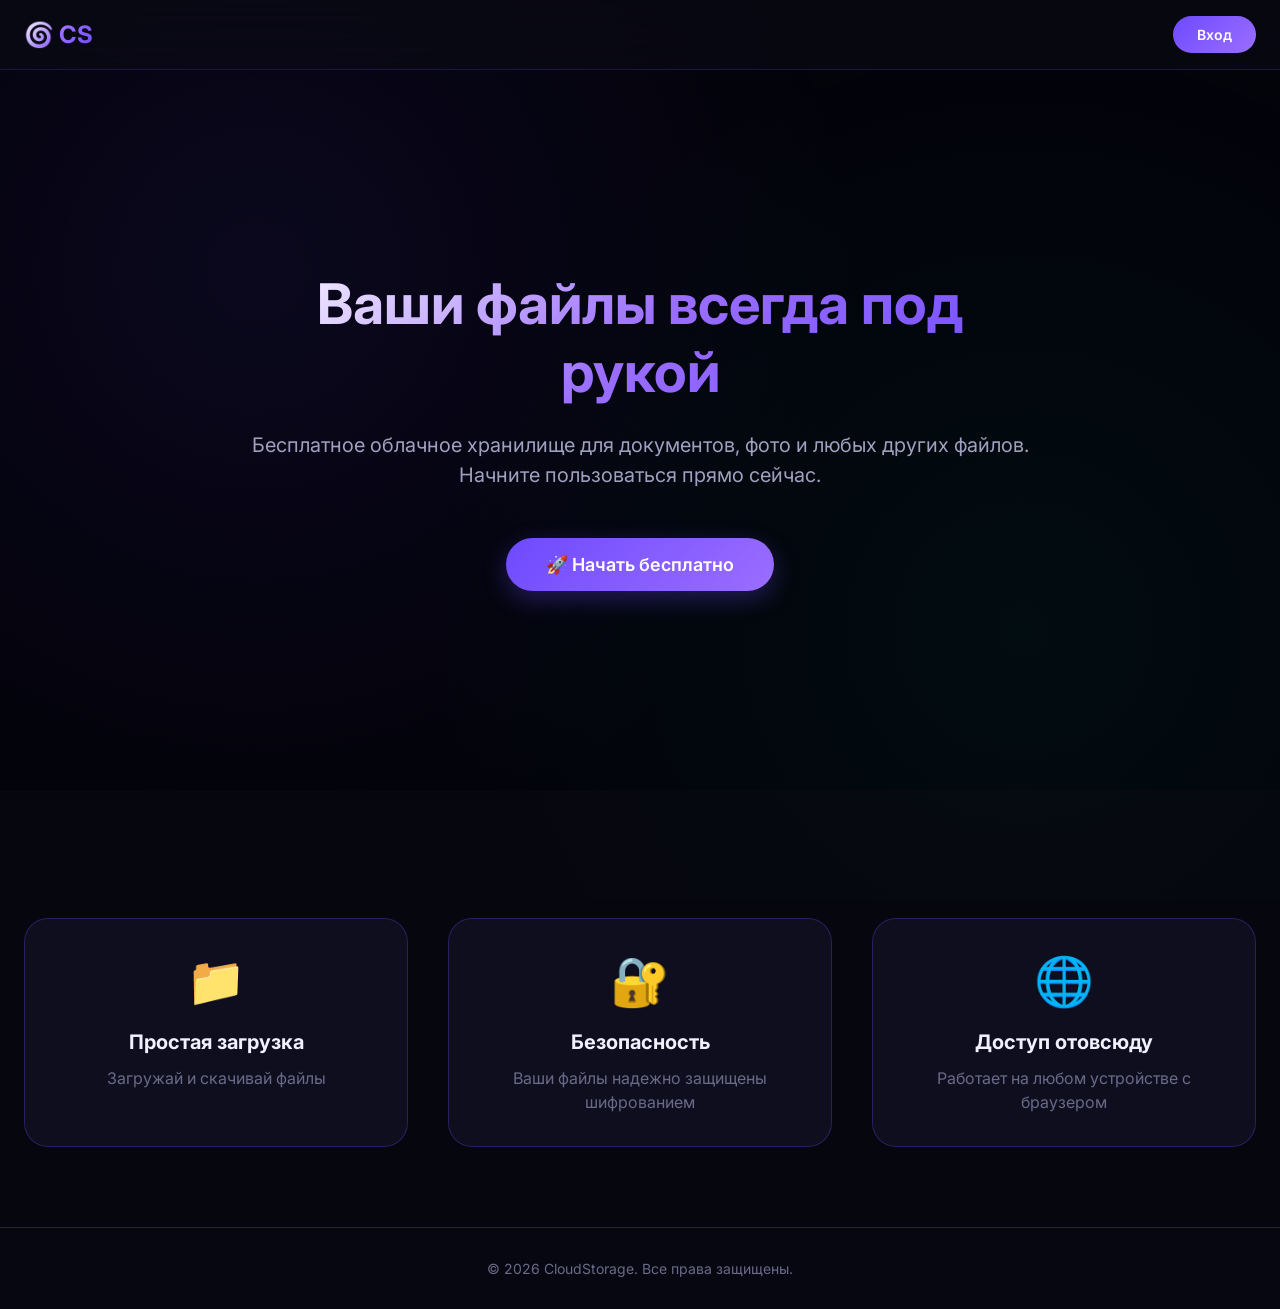
<file: web/index.html>
<!DOCTYPE html>
<html lang="ru">
<head>
    <meta charset="UTF-8">
    <meta name="viewport" content="width=device-width, initial-scale=1.0, maximum-scale=1.0, user-scalable=yes">
    <title>CloudStorage — Ваш личный облачный диск</title>
    <link rel="icon" href="data:image/svg+xml,%3Csvg xmlns='http://www.w3.org/2000/svg' viewBox='0 0 100 100'%3E%3Ctext x='50' y='85' font-size='80' text-anchor='middle' dominant-baseline='middle'%3E🌀%3C/text%3E%3C/svg%3E">
    <link rel="apple-touch-icon" href="data:image/svg+xml,%3Csvg xmlns='http://www.w3.org/2000/svg' viewBox='0 0 100 100'%3E%3Ctext x='50' y='85' font-size='80' text-anchor='middle' dominant-baseline='middle'%3E🌀%3C/text%3E%3C/svg%3E">
    <link href="https://fonts.googleapis.com/css2?family=Inter:opsz,wght@14..32,300;14..32,400;14..32,500;14..32,600;14..32,700&display=swap" rel="stylesheet">
    <style>
        * {
            margin: 0;
            padding: 0;
            box-sizing: border-box;
        }

        :root {
            --bg-deep: #03030a;
            --bg-primary: #0a0a15;
            --bg-secondary: #111120;
            --bg-card: rgba(20, 20, 40, 0.6);
            --border-glow: rgba(110, 74, 255, 0.3);
            --accent-primary: #6e4aff;
            --accent-secondary: #9b6eff;
            --text-primary: #f0f0ff;
            --text-secondary: #a0a0c0;
            --text-muted: #6a6a8a;
        }

        body {
            font-family: 'Inter', -apple-system, BlinkMacSystemFont, sans-serif;
            background: var(--bg-deep);
            color: var(--text-primary);
            min-height: 100vh;
            overflow-x: hidden;
        }

        body::before {
            content: '';
            position: fixed;
            top: 0;
            left: 0;
            width: 100%;
            height: 100%;
            background: radial-gradient(circle at 20% 30%, rgba(110, 74, 255, 0.08), transparent 50%),
                        radial-gradient(circle at 80% 70%, rgba(0, 214, 143, 0.05), transparent 50%);
            pointer-events: none;
            z-index: 0;
        }

        .navbar {
            background: rgba(10, 10, 21, 0.7);
            backdrop-filter: blur(20px);
            border-bottom: 1px solid rgba(110, 74, 255, 0.2);
            padding: 16px 0;
            position: sticky;
            top: 0;
            z-index: 100;
        }

        .container {
            max-width: 1280px;
            margin: 0 auto;
            padding: 0 24px;
        }

        .navbar .container {
            display: flex;
            justify-content: space-between;
            align-items: center;
        }

        .logo {
            font-size: 24px;
            font-weight: 700;
            background: linear-gradient(135deg, #fff, var(--accent-secondary), var(--accent-primary));
            -webkit-background-clip: text;
            background-clip: text;
            -webkit-text-fill-color: transparent;
        }

        .nav-links {
            display: flex;
            gap: 20px;
            align-items: center;
        }

        .btn-login {
            padding: 10px 24px;
            border-radius: 40px;
            font-weight: 600;
            font-size: 14px;
            cursor: pointer;
            transition: all 0.3s;
            background: linear-gradient(135deg, var(--accent-primary), var(--accent-secondary));
            color: white;
            border: none;
            text-decoration: none;
        }

        .btn-login:hover {
            transform: translateY(-2px);
            box-shadow: 0 8px 25px rgba(110, 74, 255, 0.5);
        }

        .hero {
            min-height: 80vh;
            display: flex;
            align-items: center;
            justify-content: center;
            text-align: center;
            position: relative;
            z-index: 1;
            padding: 60px 20px;
        }

        .hero-content {
            max-width: 800px;
        }

        h1 {
            font-size: 56px;
            font-weight: 700;
            margin-bottom: 24px;
            background: linear-gradient(135deg, #fff, var(--accent-secondary), var(--accent-primary));
            -webkit-background-clip: text;
            background-clip: text;
            -webkit-text-fill-color: transparent;
        }

        .hero-subtitle {
            font-size: 20px;
            color: var(--text-secondary);
            margin-bottom: 48px;
            line-height: 1.5;
        }

        .cta-button {
            display: inline-block;
            padding: 16px 40px;
            font-size: 18px;
            font-weight: 600;
            border-radius: 50px;
            background: linear-gradient(135deg, var(--accent-primary), var(--accent-secondary));
            color: white;
            text-decoration: none;
            transition: all 0.3s;
            box-shadow: 0 8px 25px rgba(110, 74, 255, 0.3);
        }

        .cta-button:hover {
            transform: translateY(-3px);
            box-shadow: 0 12px 35px rgba(110, 74, 255, 0.5);
        }

        .features {
            padding: 80px 0;
            background: rgba(10, 10, 21, 0.5);
            position: relative;
            z-index: 1;
        }

        .feature-grid {
            display: grid;
            grid-template-columns: repeat(auto-fit, minmax(280px, 1fr));
            gap: 40px;
            margin-top: 48px;
        }

        .feature {
            text-align: center;
            padding: 32px;
            background: var(--bg-card);
            backdrop-filter: blur(10px);
            border-radius: 24px;
            border: 1px solid var(--border-glow);
            transition: all 0.3s;
        }

        .feature:hover {
            transform: translateY(-5px);
            border-color: var(--accent-primary);
        }

        .feature-icon {
            font-size: 48px;
            margin-bottom: 20px;
        }

        .feature h3 {
            font-size: 20px;
            margin-bottom: 12px;
        }

        .feature p {
            color: var(--text-muted);
            line-height: 1.5;
        }

        footer {
            background: rgba(10, 10, 21, 0.7);
            border-top: 1px solid var(--border-glow);
            padding: 32px 0;
            text-align: center;
            color: var(--text-muted);
            font-size: 14px;
            position: relative;
            z-index: 1;
        }

        @media (max-width: 768px) {
            h1 {
                font-size: 36px;
            }
            .hero-subtitle {
                font-size: 16px;
            }
            .feature-grid {
                grid-template-columns: 1fr;
                gap: 20px;
            }
            .btn-login {
                padding: 8px 18px;
                font-size: 12px;
            }
            .cta-button {
                padding: 12px 28px;
                font-size: 16px;
            }
        }
    </style>
</head>
<body>
    <nav class="navbar">
        <div class="container">
            <div class="logo">🌀 CS</div>
            <div class="nav-links">
                <a href="/login" class="btn-login">Вход</a>
            </div>
        </div>
    </nav>

    <main>
        <section class="hero">
            <div class="hero-content">
                <h1>Ваши файлы всегда под рукой</h1>
                <p class="hero-subtitle">
                    Бесплатное облачное хранилище для документов, фото и любых других файлов.<br>
                    Начните пользоваться прямо сейчас.
                </p>
                <a href="/login" class="cta-button">🚀 Начать бесплатно</a>
            </div>
        </section>

        <section class="features">
            <div class="container">
                <div class="feature-grid">
                    <div class="feature">
                        <div class="feature-icon">📁</div>
                        <h3>Простая загрузка</h3>
                        <p>Загружай и скачивай файлы</p>
                    </div>
                    <div class="feature">
                        <div class="feature-icon">🔐</div>
                        <h3>Безопасность</h3>
                        <p>Ваши файлы надежно защищены шифрованием</p>
                    </div>
                    <div class="feature">
                        <div class="feature-icon">🌐</div>
                        <h3>Доступ отовсюду</h3>
                        <p>Работает на любом устройстве с браузером</p>
                    </div>
                </div>
            </div>
        </section>
    </main>

    <footer>
        <div class="container">
            <p>&copy; 2026 CloudStorage. Все права защищены.</p>
        </div>
    </footer>
</body>
</html>
</file>
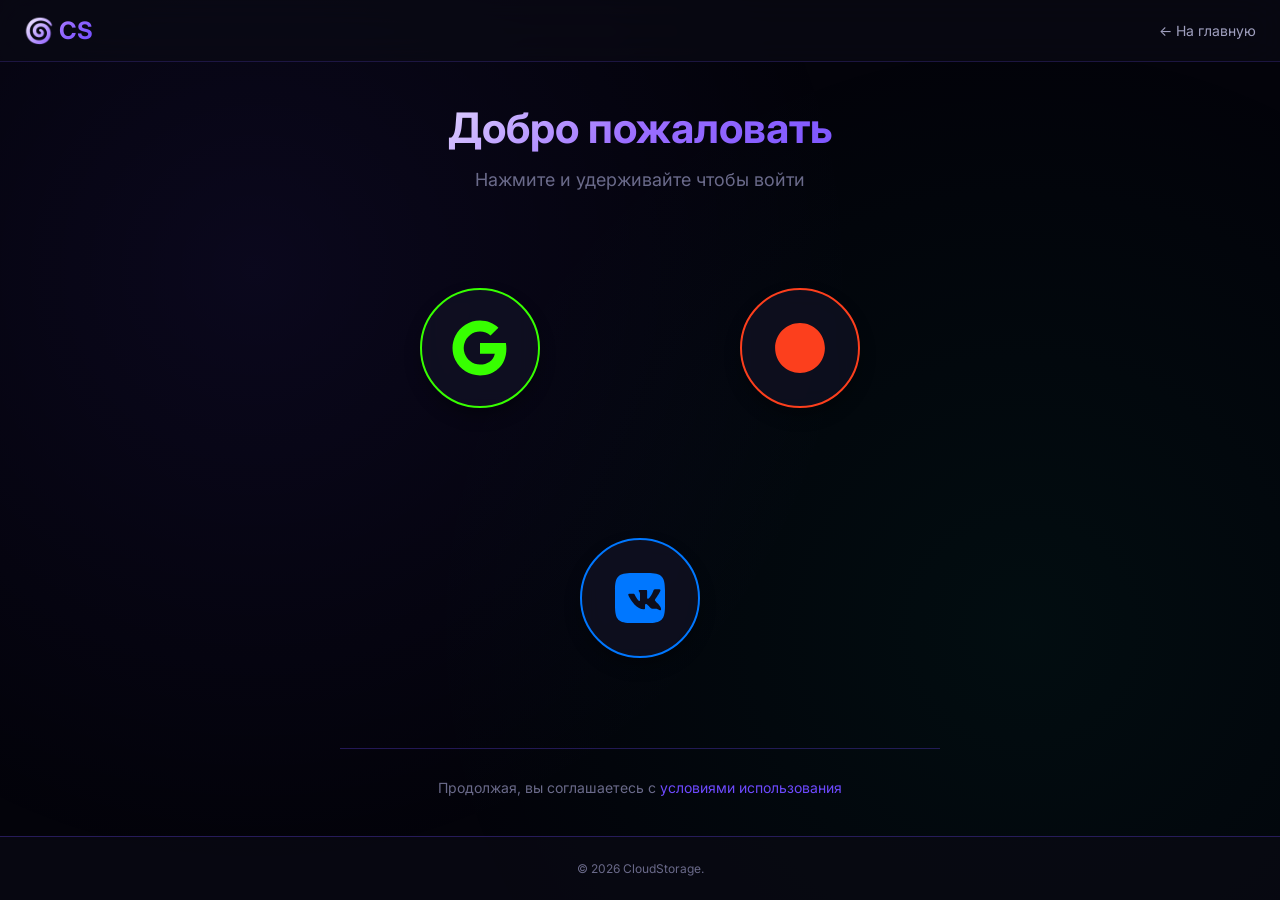
<file: web/login.html>
<!DOCTYPE html>
<html lang="ru">
<head>
    <meta charset="UTF-8">
    <meta name="viewport" content="width=device-width, initial-scale=1.0, maximum-scale=1.0, user-scalable=yes">
    <title>Вход — CS</title>
    <link rel="icon" href="data:image/svg+xml,%3Csvg xmlns='http://www.w3.org/2000/svg' viewBox='0 0 100 100'%3E%3Ctext x='50' y='85' font-size='80' text-anchor='middle' dominant-baseline='middle'%3E🌀%3C/text%3E%3C/svg%3E">
    <link rel="apple-touch-icon" href="data:image/svg+xml,%3Csvg xmlns='http://www.w3.org/2000/svg' viewBox='0 0 100 100'%3E%3Ctext x='50' y='85' font-size='80' text-anchor='middle' dominant-baseline='middle'%3E🌀%3C/text%3E%3C/svg%3E">
    <link href="https://fonts.googleapis.com/css2?family=Inter:opsz,wght@14..32,300;14..32,400;14..32,500;14..32,600;14..32,700&display=swap" rel="stylesheet">
    <style>
        * {
            margin: 0;
            padding: 0;
            box-sizing: border-box;
        }

        :root {
            --bg-deep: #03030a;
            --bg-primary: #0a0a15;
            --bg-secondary: #111120;
            --bg-card: rgba(20, 20, 40, 0.6);
            --bg-card-solid: #15152a;
            --border-glow: rgba(110, 74, 255, 0.3);
            --accent-primary: #6e4aff;
            --accent-secondary: #9b6eff;
            --accent-glow: rgba(110, 74, 255, 0.4);
            --text-primary: #f0f0ff;
            --text-secondary: #a0a0c0;
            --text-muted: #6a6a8a;
            --google-color: #37ff00;
            --yandex-color: #fc3f1d;
            --vk-color: #0077ff;
        }

        body {
            font-family: 'Inter', -apple-system, BlinkMacSystemFont, sans-serif;
            background: var(--bg-deep);
            color: var(--text-primary);
            min-height: 100vh;
            display: flex;
            flex-direction: column;
            overflow-x: hidden;
            position: relative;
        }

        body::before {
            content: '';
            position: fixed;
            top: 0;
            left: 0;
            width: 100%;
            height: 100%;
            background: radial-gradient(circle at 20% 30%, rgba(110, 74, 255, 0.08), transparent 50%),
                        radial-gradient(circle at 80% 70%, rgba(0, 214, 143, 0.05), transparent 50%);
            pointer-events: none;
            z-index: 0;
        }

        body.dimmed::after {
            content: '';
            position: fixed;
            top: 0;
            left: 0;
            width: 100%;
            height: 100%;
            background: rgba(0, 0, 0, 0.7);
            z-index: 40;
            pointer-events: none;
            animation: fadeIn 0.3s ease;
        }

        @keyframes fadeIn {
            from { opacity: 0; }
            to { opacity: 1; }
        }

        .navbar {
            background: rgba(10, 10, 21, 0.7);
            backdrop-filter: blur(20px);
            border-bottom: 1px solid rgba(110, 74, 255, 0.2);
            padding: 16px 0;
            position: sticky;
            top: 0;
            z-index: 100;
        }

        .container {
            max-width: 1280px;
            margin: 0 auto;
            padding: 0 24px;
        }

        .navbar .container {
            display: flex;
            justify-content: space-between;
            align-items: center;
        }

        .logo {
            font-size: 24px;
            font-weight: 700;
            background: linear-gradient(135deg, #fff, var(--accent-secondary), var(--accent-primary));
            -webkit-background-clip: text;
            background-clip: text;
            -webkit-text-fill-color: transparent;
        }

        .nav-links {
            display: flex;
            gap: 20px;
            align-items: center;
        }

        .back-link {
            color: var(--text-secondary);
            text-decoration: none;
            font-size: 14px;
            transition: all 0.3s;
        }

        .back-link:hover {
            color: var(--accent-primary);
        }

        main {
            flex: 1;
            display: flex;
            align-items: center;
            justify-content: center;
            padding: 40px 20px;
            position: relative;
            z-index: 1;
        }

        .auth-container {
            max-width: 600px;
            width: 100%;
            text-align: center;
        }

        h1 {
            font-size: 42px;
            font-weight: 700;
            margin-bottom: 16px;
            background: linear-gradient(135deg, #fff, var(--accent-secondary), var(--accent-primary));
            -webkit-background-clip: text;
            background-clip: text;
            -webkit-text-fill-color: transparent;
        }

        .subtitle {
            color: var(--text-muted);
            font-size: 18px;
            margin-bottom: 48px;
        }

        .bubbles-triangle {
            position: relative;
            width: 500px;
            height: 450px;
            margin: 0 auto 60px;
        }

        .bubble-wrapper {
            position: absolute;
            cursor: pointer;
            transition: all 0.5s cubic-bezier(0.68, -0.55, 0.265, 1.55);
            z-index: 20;
        }

        .bubble-wrapper:nth-child(1) { left: 30px; top: 50px; }
        .bubble-wrapper:nth-child(2) { right: 30px; top: 50px; }
        .bubble-wrapper:nth-child(3) { left: 50%; bottom: 30px; transform: translateX(-50%); }

        .provider-bubble {
            width: 120px;
            height: 120px;
            border-radius: 50%;
            display: flex;
            align-items: center;
            justify-content: center;
            transition: all 0.5s cubic-bezier(0.175, 0.885, 0.32, 1.275);
            box-shadow: 0 8px 16px rgba(0, 0, 0, 0.3);
            border: 2px solid var(--border-glow);
            animation: float 6s ease-in-out infinite;
            background: var(--bg-card);
            backdrop-filter: blur(10px);
        }

        .provider-bubble.google {
            border-color: var(--google-color);
        }

        .provider-bubble.yandex {
            border-color: var(--yandex-color);
        }

        .provider-bubble.vk {
            border-color: var(--vk-color);
        }

        .provider-bubble svg {
            width: 60px;
            height: 60px;
            transition: all 0.5s ease;
        }

        .provider-bubble.google svg {
            fill: var(--google-color);
        }

        .provider-bubble.yandex svg {
            fill: var(--yandex-color);
        }

        .provider-bubble.vk svg {
            fill: var(--vk-color);
        }

        .provider-bubble.google:hover,
        .provider-bubble.google.touching {
            width: 400px;
            height: 400px;
            transform: translate(-20%, -20%);
            box-shadow: 0 0 80px rgba(66, 133, 244, 0.4);
            border-color: var(--google-color);
            z-index: 100;
        }

        .provider-bubble.yandex:hover,
        .provider-bubble.yandex.touching {
            width: 400px;
            height: 400px;
            transform: translate(20%, -20%);
            box-shadow: 0 0 80px rgba(252, 63, 29, 0.4);
            border-color: var(--yandex-color);
            z-index: 100;
        }

        .provider-bubble.vk:hover,
        .provider-bubble.vk.touching {
            width: 400px;
            height: 400px;
            transform: translate(-50%, 10%);
            box-shadow: 0 0 80px rgba(0, 119, 255, 0.4);
            border-color: var(--vk-color);
            z-index: 100;
        }

        .provider-bubble:hover svg,
        .provider-bubble.touching svg {
            width: 200px;
            height: 200px;
        }

        @keyframes float {
            0%, 100% { transform: translateY(0); }
            50% { transform: translateY(-10px); }
        }

        .info-text {
            color: var(--text-muted);
            font-size: 14px;
            margin-top: 60px;
            padding-top: 30px;
            border-top: 1px solid var(--border-glow);
        }

        .info-text a {
            color: var(--accent-primary);
            text-decoration: none;
        }

        .info-text a:hover {
            text-decoration: underline;
        }

        footer {
            background: rgba(10, 10, 21, 0.7);
            border-top: 1px solid var(--border-glow);
            padding: 24px 0;
            color: var(--text-muted);
            font-size: 12px;
            text-align: center;
            position: relative;
            z-index: 1;
        }

        @media (max-width: 768px) {
            h1 {
                font-size: 32px;
            }
            .subtitle {
                font-size: 16px;
                margin-bottom: 30px;
            }
            .bubbles-triangle {
                width: 350px;
                height: 350px;
            }
            .bubble-wrapper:nth-child(1) { left: 0; top: 30px; }
            .bubble-wrapper:nth-child(2) { right: 0; top: 30px; }
            .bubble-wrapper:nth-child(3) { bottom: 0; }
            .provider-bubble {
                width: 90px;
                height: 90px;
            }
            .provider-bubble svg {
                width: 45px;
                height: 45px;
            }
            .provider-bubble.google:hover,
            .provider-bubble.google.touching,
            .provider-bubble.yandex:hover,
            .provider-bubble.yandex.touching,
            .provider-bubble.vk:hover,
            .provider-bubble.vk.touching {
                width: 300px;
                height: 300px;
            }
            .provider-bubble:hover svg,
            .provider-bubble.touching svg {
                width: 150px;
                height: 150px;
            }
        }

        @media (max-width: 480px) {
            .bubbles-triangle {
                width: 280px;
                height: 280px;
            }
            .provider-bubble {
                width: 75px;
                height: 75px;
            }
            .provider-bubble svg {
                width: 38px;
                height: 38px;
            }
            .provider-bubble.google:hover,
            .provider-bubble.google.touching,
            .provider-bubble.yandex:hover,
            .provider-bubble.yandex.touching,
            .provider-bubble.vk:hover,
            .provider-bubble.vk.touching {
                width: 250px;
                height: 250px;
            }
        }
    </style>
</head>
<body>
    <nav class="navbar">
        <div class="container">
            <div class="logo">🌀 CS</div>
            <div class="nav-links">
                <a href="/" class="back-link">← На главную</a>
            </div>
        </div>
    </nav>

    <main>
        <div class="auth-container">
            <h1>Добро пожаловать</h1>
            <div class="subtitle">Нажмите и удерживайте чтобы войти</div>

            <div class="bubbles-triangle">
                <div class="bubble-wrapper" data-provider="google">
                    <a href="/api/auth/google/login" class="provider-bubble google">
                        <svg viewBox="0 0 24 24">
                            <path d="M22.56 12.25c0-.78-.07-1.53-.2-2.25H12v4.26h5.92c-.26 1.37-1.04 2.53-2.21 3.31v2.77h3.57c2.08-1.92 3.28-4.74 3.28-8.09z"/>
                            <path d="M12 23c2.97 0 5.46-.98 7.28-2.66l-3.57-2.77c-.98.66-2.23 1.06-3.71 1.06-2.86 0-5.29-1.93-6.16-4.53H2.18v2.84C3.99 20.53 7.7 23 12 23z"/>
                            <path d="M5.84 14.09c-.22-.66-.35-1.36-.35-2.09s.13-1.43.35-2.09V7.07H2.18C1.43 8.55 1 10.22 1 12s.43 3.45 1.18 4.93l2.85-2.22.81-.62z"/>
                            <path d="M12 5.38c1.62 0 3.06.56 4.21 1.64l3.15-3.15C17.45 2.09 14.97 1 12 1 7.7 1 3.99 3.47 2.18 7.07l3.66 2.84c.87-2.6 3.3-4.53 6.16-4.53z"/>
                        </svg>
                    </a>
                </div>
                <div class="bubble-wrapper" data-provider="yandex">
                    <a href="/api/auth/yandex/login" class="provider-bubble yandex">
                        <svg viewBox="0 0 24 24">
                            <path d="M2.04 12c0-5.52 4.44-10 9.96-10s9.96 4.48 9.96 10-4.44 10-9.96 10S2.04 17.52 2.04 12zm10.56 5.92V12.8h-1.2v5.12c-.4.08-.8.08-1.2.08-.4 0-.8 0-1.2-.08V12.8h-1.2v5.12c-2.4-.48-4.2-2.4-4.56-4.8h1.2c.4 1.6 1.68 2.88 3.36 3.28V6.16h2.4v4.8h1.2v-4.8h2.4v10.48c1.68-.4 2.96-1.68 3.36-3.28h1.2c-.36 2.4-2.16 4.32-4.56 4.8z"/>
                        </svg>
                    </a>
                </div>
                <div class="bubble-wrapper" data-provider="vk">
                    <a href="/api/auth/vk/login" class="provider-bubble vk">
                        <svg viewBox="0 0 24 24">
                            <path d="M15.07 2H8.93C3.33 2 2 3.33 2 8.93v6.14C2 20.67 3.33 22 8.93 22h6.14c5.6 0 6.93-1.33 6.93-6.93V8.93C22 3.33 20.67 2 15.07 2zm3.56 14.29h-1.7c-.56 0-.74-.45-1.42-1.12-.69-.69-.98-.77-1.12-.77-.21 0-.37.16-.37.48v1.25c0 .29-.16.37-.59.37-1.12 0-2.51-.67-3.66-1.94-1.47-1.58-2.47-3.56-2.47-3.94 0-.21.16-.37.37-.37h1.7c.29 0 .45.21.56.45.53 1.28 1.44 2.47 1.76 2.47.21 0 .32-.16.32-.59v-2.09c0-.96-.56-1.07-.56-1.39 0-.16.16-.32.37-.32h2.66c.29 0 .37.21.37.48v2.67c0 .29.16.37.32.37.21 0 .45-.16.69-.48 1.07-1.31 1.6-2.99 1.6-2.99.11-.21.27-.37.56-.37h1.7c.45 0 .53.32.45.53-.24.96-2.03 3.36-2.03 3.36-.21.32-.26.48 0 .8.16.27.8.8 1.18 1.28.64.8 1.12 1.49 1.12 1.97 0 .27-.11.53-.48.53z"/>
                        </svg>
                    </a>
                </div>
            </div>

            <div class="info-text">
                Продолжая, вы соглашаетесь с <a href="#">условиями использования</a>
            </div>
        </div>
    </main>

    <footer>
        <div class="container">
            <p>&copy; 2026 CloudStorage.</p>
        </div>
    </footer>

    <script nonce="{{ .CSPNonce }}">
        (function() {
            const wrappers = document.querySelectorAll('.bubble-wrapper');
            const body = document.body;
            let activeBubble = null;
            let pressTimer = null;
            let pressStartTime = 0;
            let crackInterval = null;
            let redirectUrl = null;
            
            function hideOthers(activeProvider) {
                wrappers.forEach(wrapper => {
                    const provider = wrapper.getAttribute('data-provider');
                    if (provider !== activeProvider) {
                        if (provider === 'google') {
                            wrapper.style.transform = 'translateX(-500px) translateY(-100px) scale(0)';
                        } else if (provider === 'yandex') {
                            wrapper.style.transform = 'translateX(500px) translateY(-100px) scale(0)';
                        } else if (provider === 'vk') {
                            wrapper.style.transform = 'translateY(400px) scale(0)';
                        }
                        wrapper.style.opacity = '0';
                        wrapper.style.pointerEvents = 'none';
                        wrapper.style.transition = 'all 0.5s cubic-bezier(0.68, -0.55, 0.265, 1.55)';
                    }
                });
            }
            
            function showAll() {
                wrappers.forEach(wrapper => {
                    wrapper.style.transform = '';
                    wrapper.style.opacity = '';
                    wrapper.style.pointerEvents = '';
                    wrapper.style.transition = '';
                });
            }
            
            function updateCracks() {
                if (!activeBubble) return;
                const duration = Date.now() - pressStartTime;
                const level = Math.min(Math.floor(duration / 200) + 1, 9);
                for (let i = 1; i <= 9; i++) {
                    body.classList.remove(`crack-${i}`);
                }
                body.classList.add(`crack-${level}`);
                
                const bubble = activeBubble.querySelector('.provider-bubble');
                if (bubble) {
                    const baseSize = 120;
                    const maxSize = Math.min(400, window.innerWidth * 0.5);
                    const newSize = Math.min(baseSize + (duration / 10), maxSize);
                    bubble.style.width = newSize + 'px';
                    bubble.style.height = newSize + 'px';
                    
                    const svg = bubble.querySelector('svg');
                    if (svg) {
                        const svgSize = newSize * 0.5;
                        svg.style.width = svgSize + 'px';
                        svg.style.height = svgSize + 'px';
                    }
                }
            }
            
            function startPress(wrapper, event) {
                if (event) event.preventDefault();
                if (activeBubble) resetPress();
                
                activeBubble = wrapper;
                pressStartTime = Date.now();
                
                const link = wrapper.querySelector('a');
                if (link) {
                    redirectUrl = link.getAttribute('href');
                }
                
                const provider = wrapper.getAttribute('data-provider');
                hideOthers(provider);
                
                const bubble = wrapper.querySelector('.provider-bubble');
                if (bubble) bubble.classList.add('touching');
                body.classList.add('dimmed');
                
                crackInterval = setInterval(updateCracks, 50);
                
                pressTimer = setTimeout(() => {
                    if (redirectUrl) {
                        window.location.href = redirectUrl;
                    }
                }, 2000);
            }
            
            function resetPress() {
                if (pressTimer) clearTimeout(pressTimer);
                if (crackInterval) clearInterval(crackInterval);
                
                for (let i = 1; i <= 9; i++) {
                    body.classList.remove(`crack-${i}`);
                }
                body.classList.remove('dimmed');
                
                if (activeBubble) {
                    const bubble = activeBubble.querySelector('.provider-bubble');
                    if (bubble) bubble.classList.remove('touching');
                    if (bubble) {
                        bubble.style.width = '';
                        bubble.style.height = '';
                        const svg = bubble.querySelector('svg');
                        if (svg) {
                            svg.style.width = '';
                            svg.style.height = '';
                        }
                    }
                }
                
                showAll();
                activeBubble = null;
                redirectUrl = null;
            }
            
            wrappers.forEach(wrapper => {
                const link = wrapper.querySelector('a');
                
                wrapper.addEventListener('mouseenter', () => {
                    if (!activeBubble) {
                        const provider = wrapper.getAttribute('data-provider');
                        hideOthers(provider);
                    }
                });
                
                wrapper.addEventListener('mouseleave', () => {
                    if (!activeBubble) {
                        showAll();
                    }
                });
                
                wrapper.addEventListener('mousedown', (e) => {
                    e.preventDefault();
                    startPress(wrapper, e);
                });
                
                wrapper.addEventListener('mouseup', (e) => {
                    e.preventDefault();
                    if (activeBubble === wrapper && Date.now() - pressStartTime < 300) {
                        if (link) {
                            window.location.href = link.getAttribute('href');
                        }
                    }
                    resetPress();
                });
                
                wrapper.addEventListener('touchstart', (e) => {
                    e.preventDefault();
                    startPress(wrapper, e);
                }, { passive: false });
                
                wrapper.addEventListener('touchend', (e) => {
                    e.preventDefault();
                    if (activeBubble === wrapper && Date.now() - pressStartTime < 300) {
                        if (link) {
                            window.location.href = link.getAttribute('href');
                        }
                    }
                    resetPress();
                }, { passive: false });
                
                wrapper.addEventListener('touchcancel', (e) => {
                    e.preventDefault();
                    resetPress();
                });
            });
            
            document.addEventListener('mouseup', resetPress);
            document.addEventListener('touchend', resetPress);
        })();
    </script>
</body>
</html>
</file>
